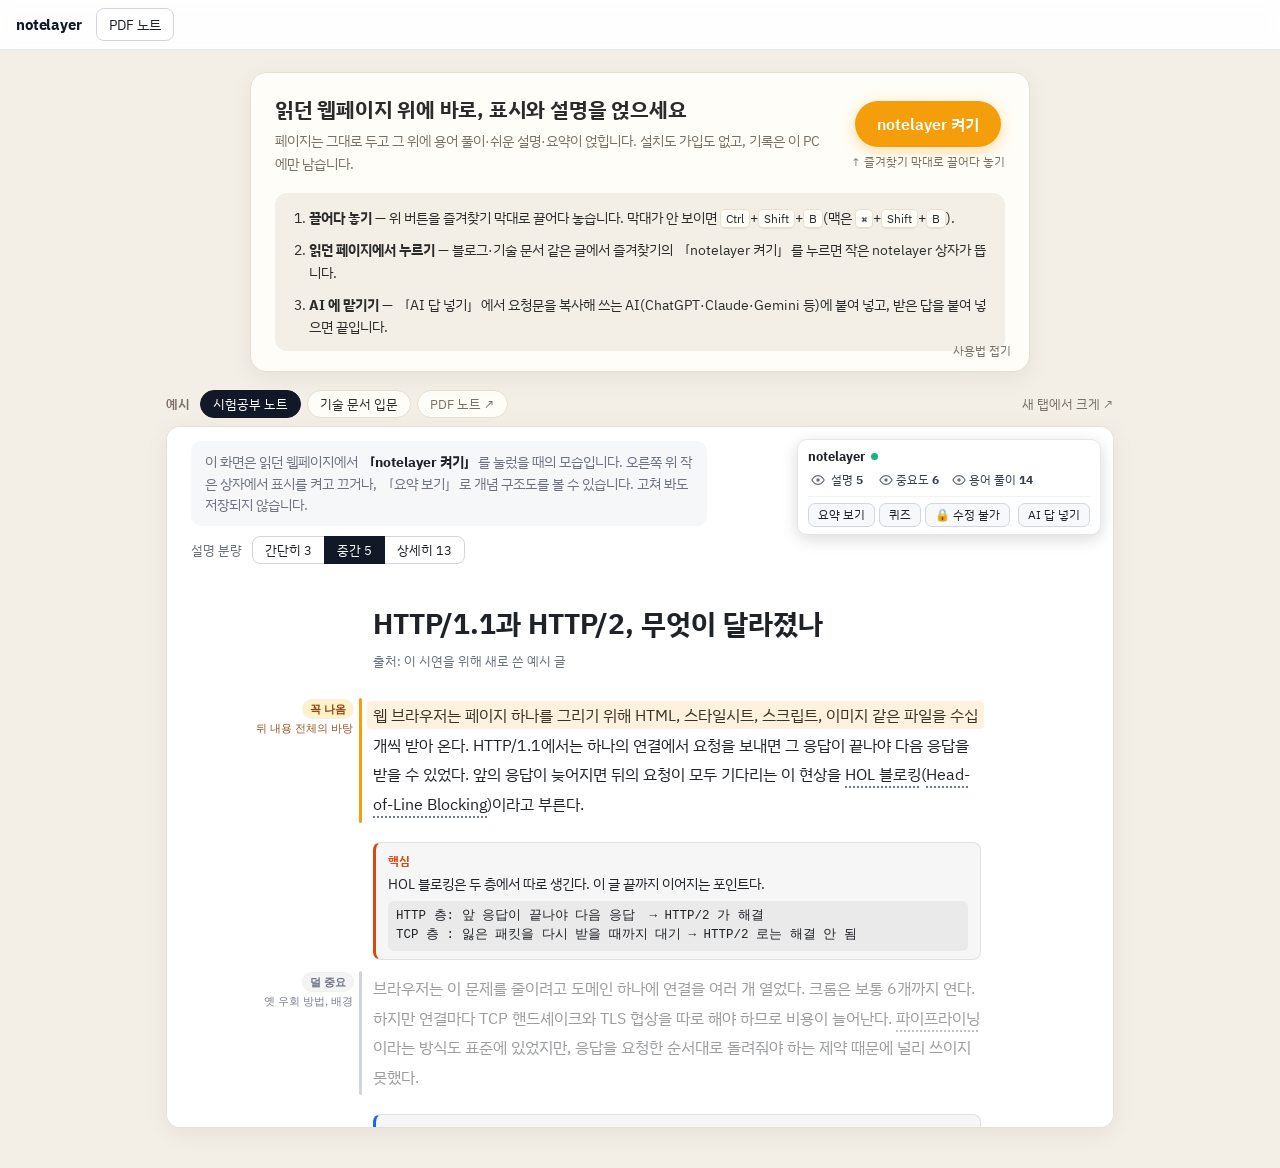
<file: index.html>
<!doctype html>
<html lang="ko">
<head>
<meta charset="utf-8">
<meta name="viewport" content="width=device-width, initial-scale=1">
<title>notelayer</title>
<meta name="description" content="읽던 웹페이지와 PDF 원본은 그대로 두고, 그 위에 용어 풀이·쉬운 설명·요약을 얹어 읽는다">
<link rel="preconnect" href="https://fonts.googleapis.com">
<link href="https://fonts.googleapis.com/css2?family=IBM+Plex+Sans+KR:wght@400;600;700&display=swap" rel="stylesheet">
<link rel="stylesheet" href="home.css">
</head>
<body>
<div class="bar">
  <span class="brand">notelayer</span>
  <a class="act" href="pdf.html" title="PDF 원본을 이 PC 에 보관하고, 원래 모양 그대로 펼쳐 그 위에 표시·설명·메모를 남깁니다">PDF 노트</a>
</div>

<!-- 핵심 입구: 읽던 웹페이지 위에 바로 표시하는 즐겨찾기 버튼 -->
<section class="hero" id="hero" aria-labelledby="heroTitle">
  <div class="hero-main">
    <div class="hero-text">
      <h1 id="heroTitle">읽던 웹페이지 위에 바로, 표시와 설명을 얹으세요</h1>
      <p class="hero-sub">페이지는 그대로 두고 그 위에 용어 풀이·쉬운 설명·요약이 얹힙니다. 설치도 가입도 없고, 기록은 이 PC 에만 남습니다.</p>
    </div>
    <div class="hero-cta">
      <a id="overlayBookmarklet" class="bm bm-big" href="#" title="이 버튼을 즐겨찾기 막대로 끌어다 놓으세요">notelayer 켜기</a>
      <span class="hero-drag">↑ 즐겨찾기 막대로 끌어다 놓기</span>
    </div>
  </div>
  <ol class="hero-steps">
    <li><b>끌어다 놓기</b> — 위 버튼을 즐겨찾기 막대로 끌어다 놓습니다. 막대가 안 보이면 <kbd>Ctrl</kbd>+<kbd>Shift</kbd>+<kbd>B</kbd>(맥은 <kbd>⌘</kbd>+<kbd>Shift</kbd>+<kbd>B</kbd>).</li>
    <li><b>읽던 페이지에서 누르기</b> — 블로그·기술 문서 같은 글에서 즐겨찾기의 「notelayer 켜기」를 누르면 작은 notelayer 상자가 뜹니다.</li>
    <li><b>AI 에 맡기기</b> — 「AI 답 넣기」에서 요청문을 복사해 쓰는 AI(ChatGPT·Claude·Gemini 등)에 붙여 넣고, 받은 답을 붙여 넣으면 끝입니다.</li>
  </ol>
  <button class="hero-fold" id="heroFold" type="button" aria-expanded="true">사용법 접기</button>
</section>

<!-- 예시: 예시 화면(example.html)을 그대로 끼워, 읽던 페이지에서 켰을 때와 같은 모습을 보여 준다 -->
<section class="examples" aria-label="예시">
  <div class="ex-tabs" role="tablist">
    <span class="ex-label">예시</span>
    <button class="ex-tab" role="tab" data-t="exam" aria-selected="true">시험공부 노트</button>
    <button class="ex-tab" role="tab" data-t="tech" aria-selected="false">기술 문서 입문</button>
    <a class="ex-tab ex-link" href="pdf.html">PDF 노트 ↗</a>
    <a class="ex-open" id="exOpen" href="example.html?t=exam" target="_blank" rel="noopener">새 탭에서 크게 ↗</a>
  </div>
  <iframe class="ex-frame" id="exFrame" src="example.html?t=exam&amp;embed=1" title="notelayer 예시" loading="eager"></iframe>
</section>

<div class="toast" id="toast" role="status" aria-live="polite"></div>

<script src="home.js"></script>
</body>
</html>
</file>
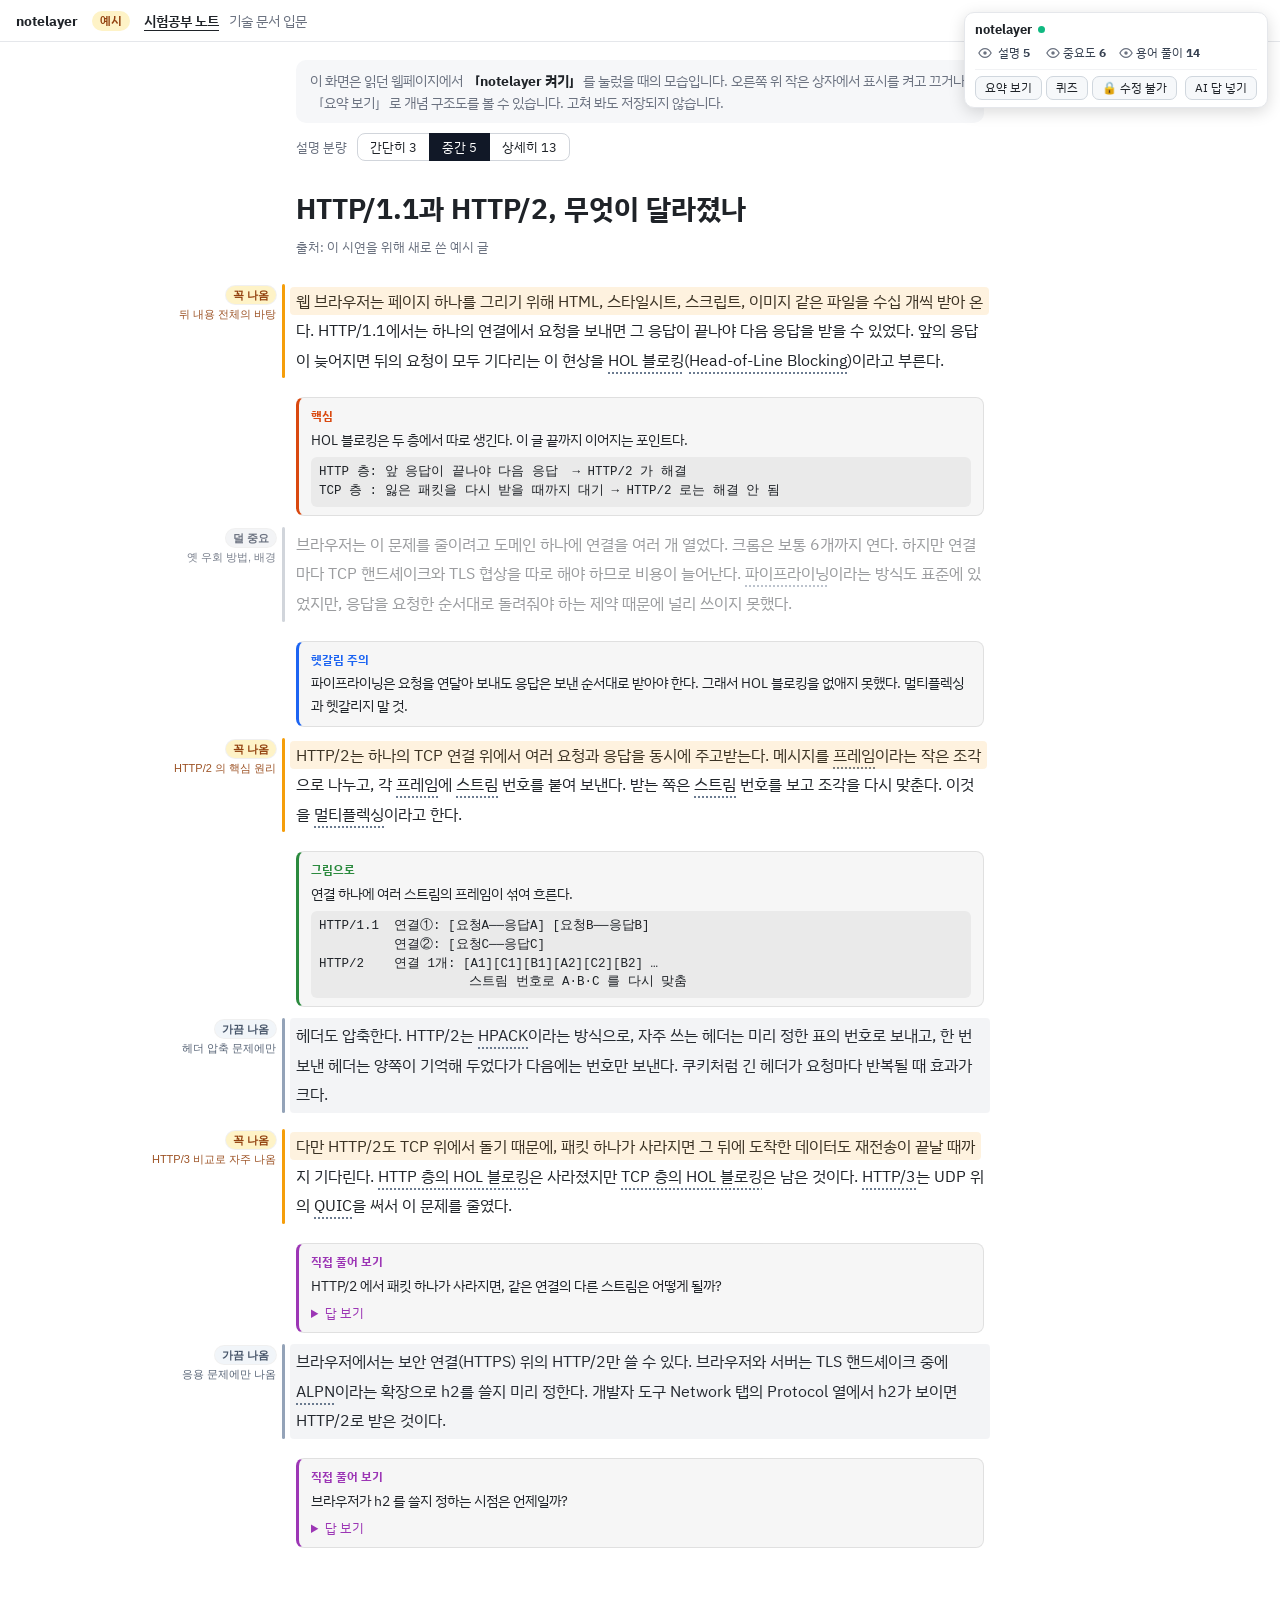
<file: example.html>
<!doctype html>
<html lang="ko">
<head>
<meta charset="utf-8">
<meta name="viewport" content="width=device-width, initial-scale=1">
<title>notelayer 예시</title>
<meta name="description" content="notelayer 를 읽던 페이지에서 켰을 때의 모습을 예시 글로 보여 준다">
<link rel="preconnect" href="https://fonts.googleapis.com">
<link href="https://fonts.googleapis.com/css2?family=IBM+Plex+Sans+KR:wght@400;600&display=swap" rel="stylesheet">
<style>
  /* 평범한 블로그·문서 페이지처럼 보이게 한다. 그 위에 notelayer 표시 층이 실제로 켠 것과 같은 모습으로 얹힌다 */
  :root { --bg: #ffffff; --ink: #1f2328; --muted: #6b7280; --line: #e5e7eb; --accent: #f59e0b; --soft: #f6f7f9; }
  * { box-sizing: border-box; }
  body { margin: 0; background: var(--bg); color: var(--ink); font: 16px/1.85 "IBM Plex Sans KR", "Malgun Gothic", sans-serif; }
  .bar { position: sticky; top: 0; z-index: 5; display: flex; flex-wrap: wrap; align-items: center; gap: 8px 14px; padding: 10px 16px;
    background: rgba(255,255,255,.95); border-bottom: 1px solid var(--line); font-size: 14px; line-height: 1.5; }
  .bar .brand { font-weight: 700; color: var(--ink); text-decoration: none; }
  .bar .tag { padding: 1px 8px; border-radius: 999px; background: #fef3c7; color: #92400e; font-size: 12px; font-weight: 600; }
  .bar .switch a { color: var(--muted); text-decoration: none; margin-right: 10px; }
  .bar .switch a[aria-current="page"] { color: var(--ink); font-weight: 600; text-decoration: underline; text-underline-offset: 4px; }
  .note { max-width: 688px; margin: 18px auto 0; padding: 10px 14px; border-radius: 10px; background: var(--soft); color: var(--muted); font-size: 13.5px; line-height: 1.6; }
  .note b { color: var(--ink); }
  article { max-width: 720px; margin: 28px auto 120px; padding: 0 16px; }
  article h1 { font-size: 28px; line-height: 1.4; margin: 0 0 6px; }
  article .src { color: var(--muted); font-size: 13px; margin: 0 0 28px; }
  article p { margin: 0 0 22px; }
  .err { color: #b42318; }
  .detail { max-width: 688px; margin: 10px auto 0; display: flex; align-items: center; gap: 0; font-size: 13px; line-height: 1.4; }
  .detail .lab { color: var(--muted); margin-right: 10px; }
  .detail button { font: inherit; border: 1px solid #d1d5db; background: #fff; color: var(--ink); padding: 4px 12px; cursor: pointer; margin-left: -1px; }
  .detail button:first-of-type { border-radius: 8px 0 0 8px; margin-left: 0; }
  .detail button:last-of-type { border-radius: 0 8px 8px 0; }
  .detail button[aria-pressed="true"] { background: #111827; color: #fff; border-color: #111827; position: relative; }
  @media (max-width: 600px) { body { font-size: 15.5px; } article h1 { font-size: 23px; } }
  /* 첫 화면에 끼워 보일 때(?embed=1): 위쪽 막대는 첫 화면의 탭이 대신한다 */
  html.embed .bar { display: none; }
  /* 끼운 화면은 폭이 좁아 오른쪽 위 notelayer 작은 상자가 제목을 가리므로, 안내 글은 왼쪽에 두고 본문을 조금 내린다 */
  html.embed .note { margin: 14px auto 0 24px; max-width: calc(100% - 430px); min-width: 260px; }
  html.embed .detail { margin: 10px auto 0 24px; }
  /* 왼쪽 여백을 넉넉히 둬서 중요도 꼬리표 아래 이유가 한 줄로 들어가게 한다 */
  html.embed article { margin: 40px auto 60px 190px; max-width: 640px; }
  @media (max-width: 900px) { html.embed article { margin: 40px auto 60px; } }
</style>
</head>
<body>
<div class="bar">
  <a class="brand" href="./">notelayer</a>
  <span class="tag">예시</span>
  <span class="switch" id="switch"></span>
</div>
<p class="note" id="note">이 화면은 읽던 웹페이지에서 <b>「notelayer 켜기」</b>를 눌렀을 때의 모습입니다. 오른쪽 위 작은 상자에서 표시를 켜고 끄거나, 「요약 보기」로 개념 구조도를 볼 수 있습니다. 고쳐 봐도 저장되지 않습니다.</p>
<div class="detail" id="detail"></div>
<article id="doc"><p class="src">예시를 불러오는 중…</p></article>
<script>if (new URLSearchParams(location.search).has("embed")) document.documentElement.classList.add("embed");</script>
<script src="example.js"></script>
</body>
</html>
</file>
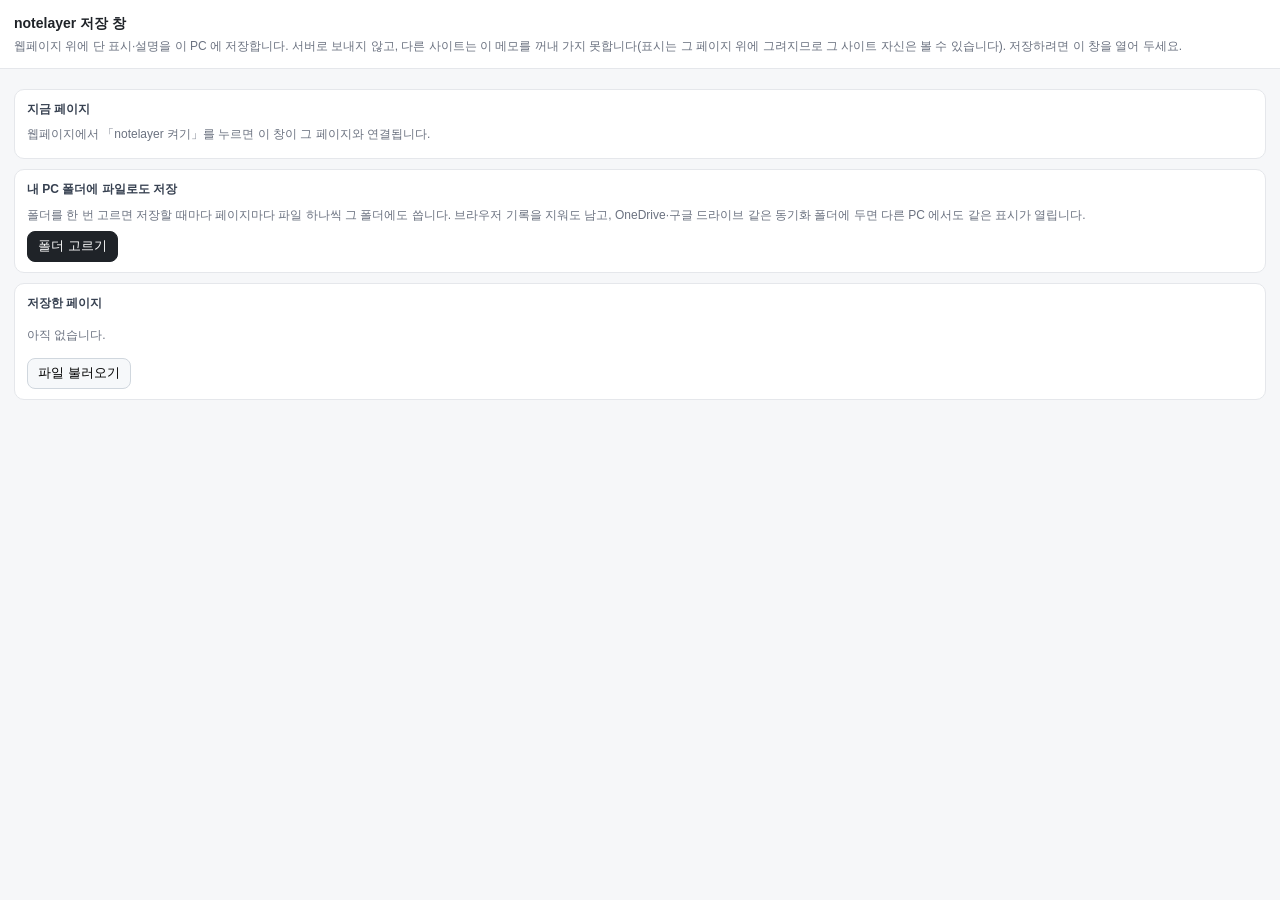
<file: store.html>
<!doctype html>
<html lang="ko">
<head>
<meta charset="utf-8">
<meta name="viewport" content="width=device-width, initial-scale=1">
<title>notelayer 저장 창</title>
<style>
  :root { --ink: #1f2328; --muted: #6b7280; --line: #e5e7eb; --accent: #0f766e; --warn: #b42318; }
  * { box-sizing: border-box; }
  body { margin: 0; background: #f6f7f9; color: var(--ink); font: 13px/1.6 "Pretendard", "IBM Plex Sans KR", "Malgun Gothic", sans-serif; }
  header { padding: 12px 14px; background: #fff; border-bottom: 1px solid var(--line); }
  header b { font-size: 14px; }
  header p { margin: 2px 0 0; color: var(--muted); font-size: 12px; }
  main { padding: 10px 14px 20px; }
  section { background: #fff; border: 1px solid var(--line); border-radius: 10px; padding: 10px 12px; margin: 10px 0; }
  h2 { font-size: 12px; margin: 0 0 6px; color: #374151; }
  .muted { color: var(--muted); font-size: 12px; margin: 4px 0; }
  .ok { color: var(--accent); }
  .err { color: var(--warn); }
  .row { display: flex; gap: 6px; flex-wrap: wrap; margin-top: 6px; }
  button { font: inherit; cursor: pointer; border: 1px solid #d0d7de; background: #f6f8fa; border-radius: 8px; padding: 4px 10px; }
  button.primary { background: var(--ink); color: #fff; border-color: var(--ink); }
  a.btnlink { display: inline-block; font: inherit; border: 1px solid #d0d7de; background: #f6f8fa; border-radius: 8px; padding: 4px 10px; color: var(--ink); text-decoration: none; }
  a.btnlink.primary { background: var(--ink); color: #fff; border-color: var(--ink); }
  ul { list-style: none; margin: 0; padding: 0; }
  li { display: flex; gap: 8px; align-items: flex-start; padding: 7px 0; border-top: 1px solid #f1f2f4; }
  li:first-child { border-top: 0; }
  li .grow { flex: 1; min-width: 0; }
  li a, li .title { display: block; color: var(--ink); font-weight: 600; text-decoration: none; overflow: hidden; text-overflow: ellipsis; white-space: nowrap; }
  li a:hover { text-decoration: underline; }
  li.here { background: #f0fdfa; margin: 0 -12px; padding: 7px 12px; }
  li button { border: 0; background: none; color: var(--muted); padding: 0 4px; }
  #cur .title { font-weight: 600; }
  #choices { border-color: #f59e0b; background: #fffbeb; }
  .choice { padding: 8px 0; border-top: 1px solid #fde68a; }
  .choice:first-child { border-top: 0; }
  .choice .url { color: var(--muted); font-size: 12px; word-break: break-all; }
</style>
</head>
<body>
<header>
  <b>notelayer 저장 창</b>
  <p>웹페이지 위에 단 표시·설명을 이 PC 에 저장합니다. 서버로 보내지 않고, 다른 사이트는 이 메모를 꺼내 가지 못합니다(표시는 그 페이지 위에 그려지므로 그 사이트 자신은 볼 수 있습니다). 저장하려면 이 창을 열어 두세요.</p>
</header>
<main>
  <p id="status" class="muted" role="status"></p>
  <section id="choices" hidden>
    <h2>다른 페이지의 기록</h2>
    <div id="choiceList"></div>
  </section>
  <section id="cur">
    <h2>지금 페이지</h2>
    <div id="curBody" class="muted">표시 층과 연결을 기다리는 중…</div>
  </section>
  <section>
    <h2>내 PC 폴더에 파일로도 저장</h2>
    <div id="folderBody" class="muted"></div>
    <div class="row" id="folderBtns"></div>
  </section>
  <section>
    <h2>저장한 페이지 <span id="count" class="muted"></span></h2>
    <ul id="list"></ul>
    <div class="row">
      <button type="button" id="importBtn">파일 불러오기</button>
      <input type="file" id="importFile" accept=".json,application/json" multiple hidden>
    </div>
  </section>
</main>
<!-- 공개 주소는 파일을 10분 동안 캐시해도 된다고 알려 준다. 고친 판이 배포 즉시 쓰이도록 매번 새로 받는다 -->
<script>for (const f of ["storage.js","store.js"]) document.write(`<script src="${f}?v=${Date.now()}"></` + `script>`);</script>
</body>
</html>
</file>
<file: home.css>
/* notelayer 첫 화면: 위쪽 막대 · 「notelayer 켜기」 입구 · 예시 */
:root {
  --bg: #f3efe6; --paper: #fffdf7; --ink: #2b2b2b; --muted: #7a7166; --line: #e8dfcf;
  --ui: "IBM Plex Sans KR", "Malgun Gothic", sans-serif;
}
* { box-sizing: border-box; }
body { margin: 0; background: var(--bg); color: var(--ink); font-family: var(--ui); }
button { font: inherit; }

/* ── 위쪽 막대 ── */
.bar { position: sticky; top: 0; z-index: 30; display: flex; align-items: center; gap: 10px; padding: 8px 16px;
  background: rgba(255,255,255,.94); border-bottom: 1px solid #e5e7eb; backdrop-filter: blur(6px); font: 14px var(--ui); color: #1f2328; }
.bar .brand { font: 700 15px var(--ui); letter-spacing: -.01em; color: #111827; margin-right: 4px; }
.bar .act { border: 1px solid #d1d5db; background: #fff; padding: 6px 12px; border-radius: 8px; color: inherit; text-decoration: none; white-space: nowrap; }
.bar .act:hover { background: #f9fafb; }

/* ── 맨 위: 핵심 입구(「notelayer 켜기」 즐겨찾기 버튼) ── */
.bm { display: inline-block; padding: 8px 16px; border-radius: 999px; background: #f59e0b; color: #fff; font-weight: 600; text-decoration: none; cursor: grab; }
.hero { position: relative; max-width: 780px; margin: 22px auto 0; padding: 22px 24px 16px;
  background: var(--paper); border: 1px solid var(--line); border-radius: 16px; box-shadow: 0 6px 24px rgba(17, 24, 39, .06); }
.hero-main { display: flex; align-items: center; gap: 20px; }
.hero-text { flex: 1; min-width: 0; }
.hero h1 { margin: 0 0 6px; font-size: 21px; line-height: 1.4; letter-spacing: -.01em; }
.hero-sub { margin: 0; color: var(--muted); font-size: 14px; line-height: 1.6; }
.hero-cta { display: flex; flex-direction: column; align-items: center; gap: 6px; flex-shrink: 0; }
.bm-big { padding: 12px 22px; font-size: 16px; box-shadow: 0 4px 14px rgba(245, 158, 11, .35); }
.bm-big:hover { background: #d97706; }
.hero-drag { font-size: 12px; color: var(--muted); }
.hero-steps { margin: 18px 0 4px; padding: 14px 16px 2px 34px; background: var(--bg); border-radius: 12px; font-size: 13.5px; line-height: 1.65; }
.hero-steps li { margin-bottom: 10px; }
.hero kbd { font: 12px var(--ui); padding: 0 5px; border: 1px solid var(--line); border-bottom-width: 2px; border-radius: 5px; background: var(--paper); }
.hero-fold { position: absolute; right: 14px; bottom: 10px; border: 0; background: none; color: var(--muted); font: 12px var(--ui); cursor: pointer; padding: 2px 4px; }
.hero-fold:hover { color: var(--ink); text-decoration: underline; }
.hero.folded { padding-bottom: 34px; }
.hero.folded .hero-sub, .hero.folded .hero-steps { display: none; }
.hero.folded h1 { font-size: 16px; margin: 0; }
@media (max-width: 600px) {
  .hero { margin: 14px 12px 0; padding: 18px 16px 34px; }
  .hero-main { flex-direction: column; align-items: stretch; gap: 14px; }
  .hero h1 { font-size: 18px; }
}

/* ── 예시: 예시 화면을 그대로 끼워, 읽던 페이지에서 켰을 때의 모습을 보여 준다 ── */
.examples { max-width: 980px; margin: 18px auto 40px; padding: 0 16px; }
.ex-tabs { display: flex; flex-wrap: wrap; align-items: center; gap: 6px; margin-bottom: 8px; }
.ex-label { font-size: 13px; color: var(--muted); font-weight: 600; margin-right: 4px; }
.ex-tab { border: 1px solid var(--line); background: var(--paper); color: var(--ink); border-radius: 999px; padding: 4px 12px; font: 13px var(--ui); cursor: pointer; text-decoration: none; }
.ex-tab[aria-selected="true"] { background: #111827; color: #fff; border-color: #111827; }
.ex-link { color: var(--muted); }
.ex-open { margin-left: auto; font-size: 12.5px; color: var(--muted); text-decoration: none; }
.ex-open:hover, .ex-link:hover { text-decoration: underline; }
.ex-frame { display: block; width: 100%; height: min(78vh, 900px); min-height: 520px; border: 1px solid var(--line); border-radius: 14px; background: #fff;
  box-shadow: 0 6px 24px rgba(17, 24, 39, .06); }
@media (max-width: 600px) { .examples { padding: 0 12px; } .ex-open { margin-left: 0; flex-basis: 100%; } .ex-frame { height: 72vh; min-height: 420px; } }

/* ── 잠깐 뜨는 알림 ── */
.toast { position: fixed; left: 50%; bottom: 24px; transform: translate(-50%, 20px); z-index: 60; max-width: min(640px, calc(100vw - 32px));
  background: #111827; color: #fff; padding: 10px 16px; border-radius: 10px; font: 14px/1.5 var(--ui); opacity: 0; pointer-events: none; transition: opacity .2s, transform .2s; }
.toast.show { opacity: 1; transform: translate(-50%, 0); }
</file>
